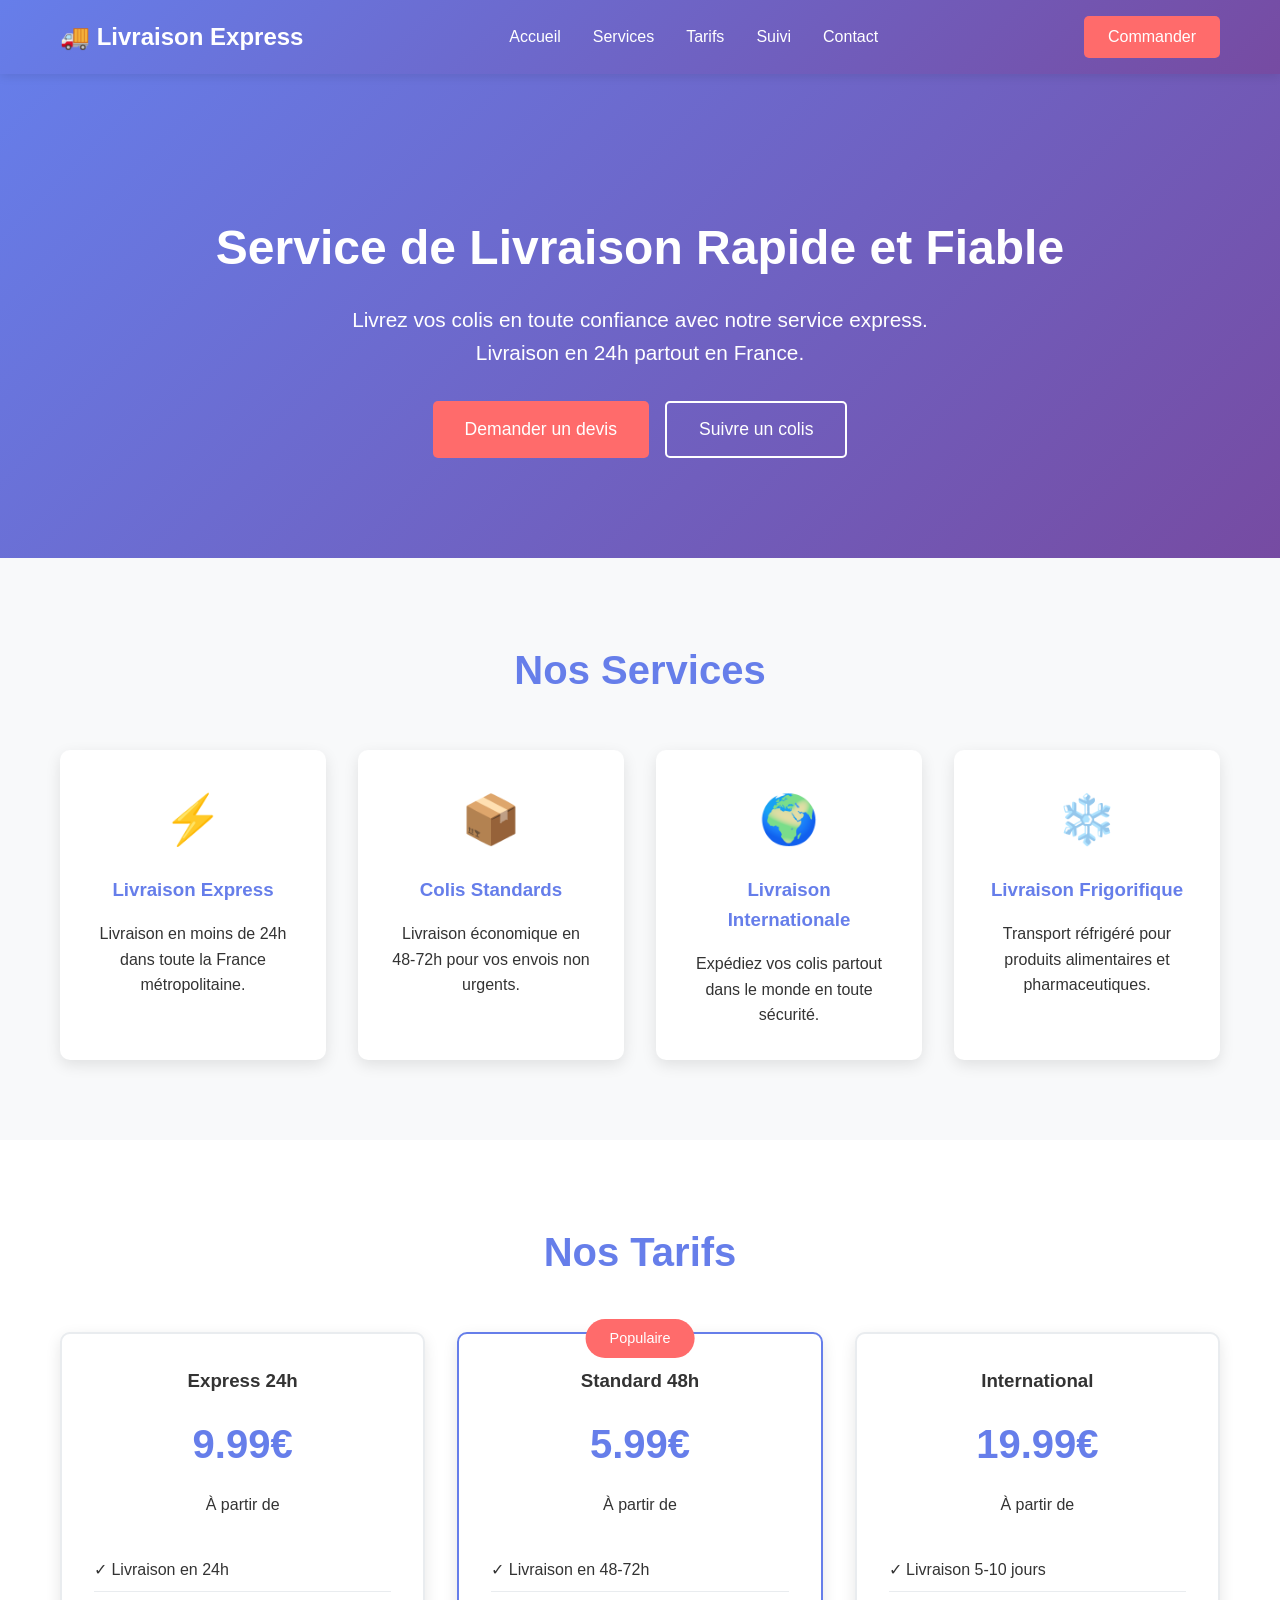
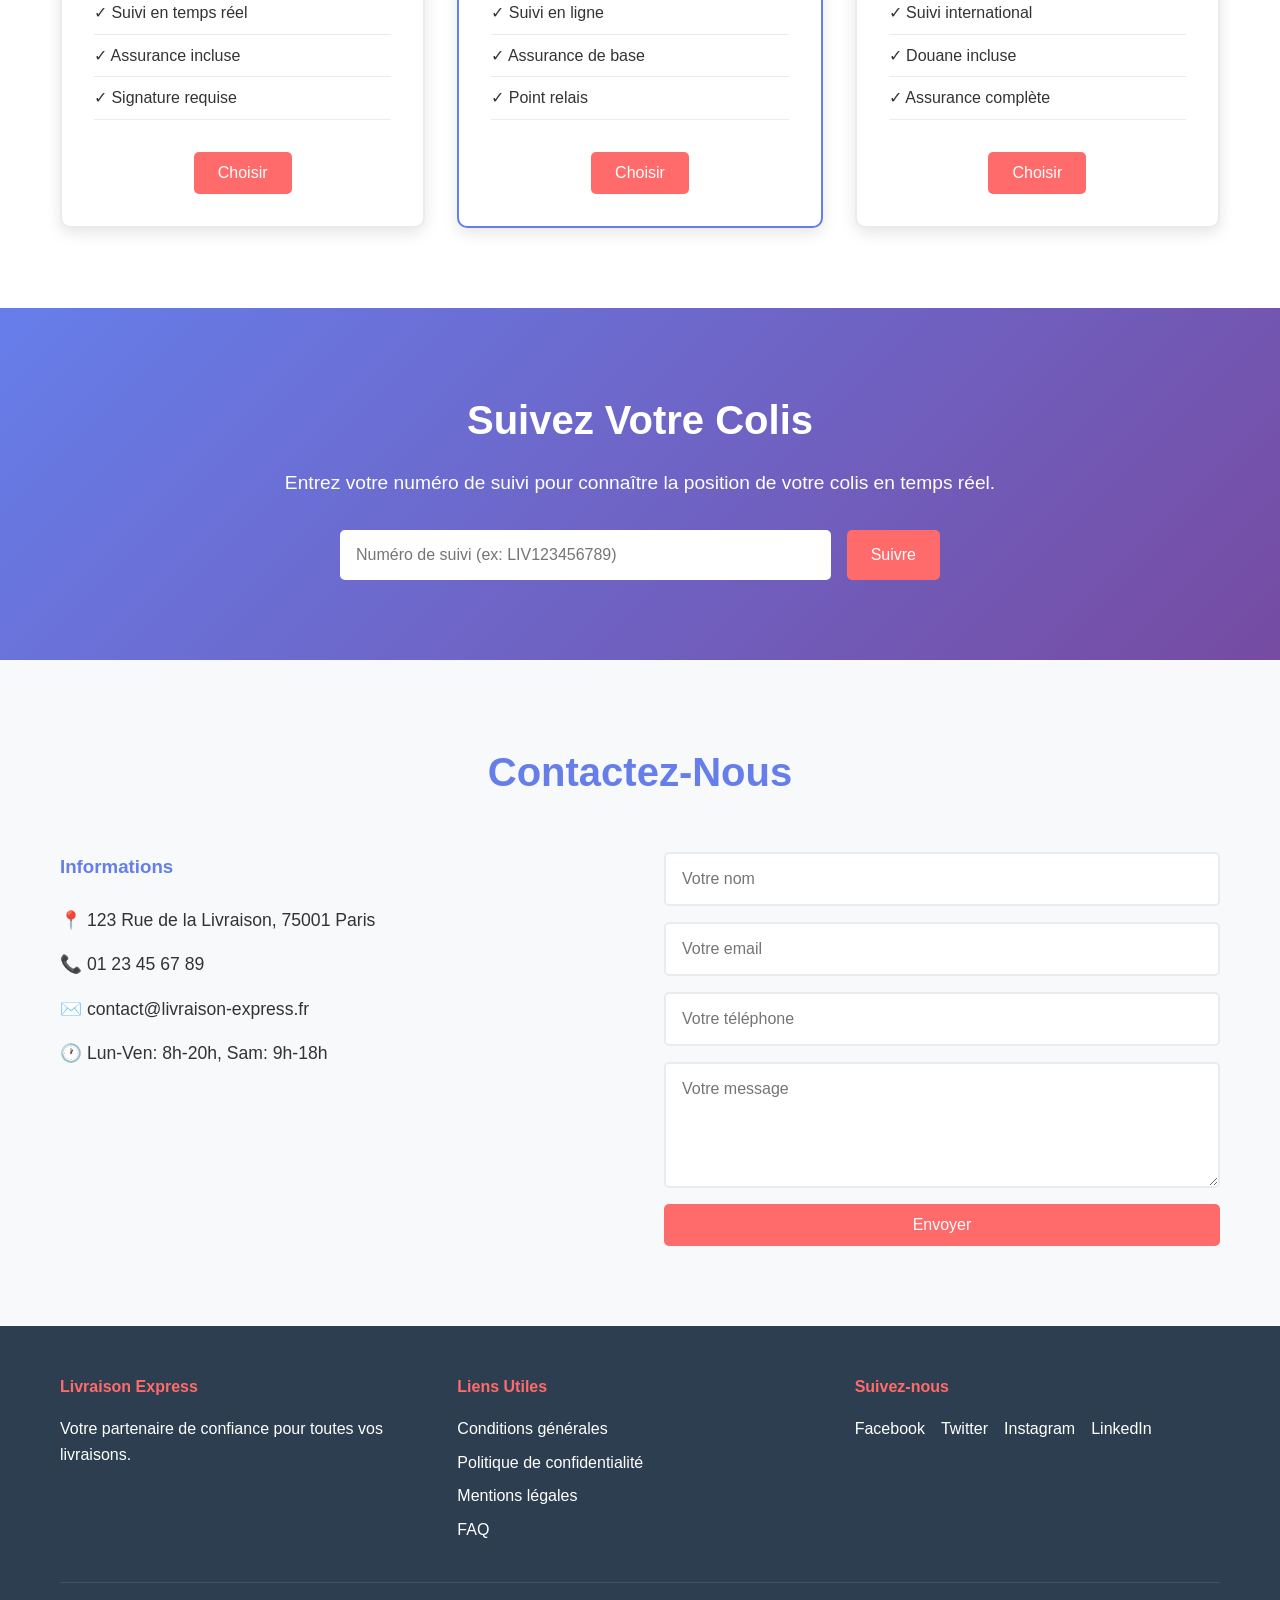
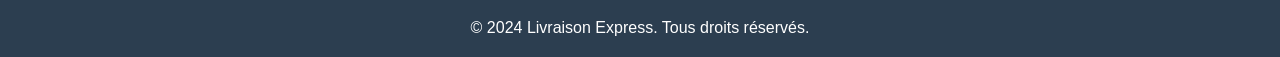
<file: delivery-website/index.html>
<!DOCTYPE html>
<html lang="fr">
<head>
    <meta charset="UTF-8">
    <meta name="viewport" content="width=device-width, initial-scale=1.0">
    <title>Livraison Express - Service de Livraison Rapide</title>
    <link rel="stylesheet" href="styles.css">
</head>
<body>
    <!-- Navigation -->
    <nav class="navbar">
        <div class="container">
            <div class="logo">🚚 Livraison Express</div>
            <ul class="nav-links">
                <li><a href="#accueil">Accueil</a></li>
                <li><a href="#services">Services</a></li>
                <li><a href="#tarifs">Tarifs</a></li>
                <li><a href="#suivi">Suivi</a></li>
                <li><a href="#contact">Contact</a></li>
            </ul>
            <button class="btn-primary">Commander</button>
        </div>
    </nav>

    <!-- Hero Section -->
    <section id="accueil" class="hero">
        <div class="container">
            <h1>Service de Livraison Rapide et Fiable</h1>
            <p>Livrez vos colis en toute confiance avec notre service express. Livraison en 24h partout en France.</p>
            <div class="hero-buttons">
                <button class="btn-primary btn-large">Demander un devis</button>
                <button class="btn-secondary btn-large">Suivre un colis</button>
            </div>
        </div>
    </section>

    <!-- Services Section -->
    <section id="services" class="services">
        <div class="container">
            <h2>Nos Services</h2>
            <div class="services-grid">
                <div class="service-card">
                    <div class="icon">⚡</div>
                    <h3>Livraison Express</h3>
                    <p>Livraison en moins de 24h dans toute la France métropolitaine.</p>
                </div>
                <div class="service-card">
                    <div class="icon">📦</div>
                    <h3>Colis Standards</h3>
                    <p>Livraison économique en 48-72h pour vos envois non urgents.</p>
                </div>
                <div class="service-card">
                    <div class="icon">🌍</div>
                    <h3>Livraison Internationale</h3>
                    <p>Expédiez vos colis partout dans le monde en toute sécurité.</p>
                </div>
                <div class="service-card">
                    <div class="icon">❄️</div>
                    <h3>Livraison Frigorifique</h3>
                    <p>Transport réfrigéré pour produits alimentaires et pharmaceutiques.</p>
                </div>
            </div>
        </div>
    </section>

    <!-- Tarifs Section -->
    <section id="tarifs" class="pricing">
        <div class="container">
            <h2>Nos Tarifs</h2>
            <div class="pricing-grid">
                <div class="pricing-card">
                    <h3>Express 24h</h3>
                    <div class="price">9.99€</div>
                    <p>À partir de</p>
                    <ul>
                        <li>✓ Livraison en 24h</li>
                        <li>✓ Suivi en temps réel</li>
                        <li>✓ Assurance incluse</li>
                        <li>✓ Signature requise</li>
                    </ul>
                    <button class="btn-primary">Choisir</button>
                </div>
                <div class="pricing-card featured">
                    <div class="badge">Populaire</div>
                    <h3>Standard 48h</h3>
                    <div class="price">5.99€</div>
                    <p>À partir de</p>
                    <ul>
                        <li>✓ Livraison en 48-72h</li>
                        <li>✓ Suivi en ligne</li>
                        <li>✓ Assurance de base</li>
                        <li>✓ Point relais</li>
                    </ul>
                    <button class="btn-primary">Choisir</button>
                </div>
                <div class="pricing-card">
                    <h3>International</h3>
                    <div class="price">19.99€</div>
                    <p>À partir de</p>
                    <ul>
                        <li>✓ Livraison 5-10 jours</li>
                        <li>✓ Suivi international</li>
                        <li>✓ Douane incluse</li>
                        <li>✓ Assurance complète</li>
                    </ul>
                    <button class="btn-primary">Choisir</button>
                </div>
            </div>
        </div>
    </section>

    <!-- Suivi Section -->
    <section id="suivi" class="tracking">
        <div class="container">
            <h2>Suivez Votre Colis</h2>
            <p>Entrez votre numéro de suivi pour connaître la position de votre colis en temps réel.</p>
            <div class="tracking-form">
                <input type="text" placeholder="Numéro de suivi (ex: LIV123456789)" id="tracking-number">
                <button class="btn-primary" onclick="trackPackage()">Suivre</button>
            </div>
            <div id="tracking-result" class="tracking-result"></div>
        </div>
    </section>

    <!-- Contact Section -->
    <section id="contact" class="contact">
        <div class="container">
            <h2>Contactez-Nous</h2>
            <div class="contact-grid">
                <div class="contact-info">
                    <h3>Informations</h3>
                    <p>📍 123 Rue de la Livraison, 75001 Paris</p>
                    <p>📞 01 23 45 67 89</p>
                    <p>✉️ contact@livraison-express.fr</p>
                    <p>🕐 Lun-Ven: 8h-20h, Sam: 9h-18h</p>
                </div>
                <form class="contact-form" id="contactForm">
                    <input type="text" placeholder="Votre nom" required>
                    <input type="email" placeholder="Votre email" required>
                    <input type="tel" placeholder="Votre téléphone">
                    <textarea placeholder="Votre message" rows="5" required></textarea>
                    <button type="submit" class="btn-primary">Envoyer</button>
                </form>
            </div>
        </div>
    </section>

    <!-- Footer -->
    <footer class="footer">
        <div class="container">
            <div class="footer-content">
                <div class="footer-section">
                    <h4>Livraison Express</h4>
                    <p>Votre partenaire de confiance pour toutes vos livraisons.</p>
                </div>
                <div class="footer-section">
                    <h4>Liens Utiles</h4>
                    <ul>
                        <li><a href="#">Conditions générales</a></li>
                        <li><a href="#">Politique de confidentialité</a></li>
                        <li><a href="#">Mentions légales</a></li>
                        <li><a href="#">FAQ</a></li>
                    </ul>
                </div>
                <div class="footer-section">
                    <h4>Suivez-nous</h4>
                    <div class="social-links">
                        <a href="#">Facebook</a>
                        <a href="#">Twitter</a>
                        <a href="#">Instagram</a>
                        <a href="#">LinkedIn</a>
                    </div>
                </div>
            </div>
            <div class="footer-bottom">
                <p>&copy; 2024 Livraison Express. Tous droits réservés.</p>
            </div>
        </div>
    </footer>

    <script src="script.js"></script>
</body>
</html>
</file>
<file: delivery-website/styles.css>
/* Reset et styles de base */
* {
    margin: 0;
    padding: 0;
    box-sizing: border-box;
}

body {
    font-family: 'Segoe UI', Tahoma, Geneva, Verdana, sans-serif;
    line-height: 1.6;
    color: #333;
}

.container {
    max-width: 1200px;
    margin: 0 auto;
    padding: 0 20px;
}

/* Navigation */
.navbar {
    background: linear-gradient(135deg, #667eea 0%, #764ba2 100%);
    padding: 1rem 0;
    position: fixed;
    width: 100%;
    top: 0;
    z-index: 1000;
    box-shadow: 0 2px 10px rgba(0,0,0,0.1);
}

.navbar .container {
    display: flex;
    justify-content: space-between;
    align-items: center;
}

.logo {
    font-size: 1.5rem;
    font-weight: bold;
    color: white;
}

.nav-links {
    display: flex;
    list-style: none;
    gap: 2rem;
}

.nav-links a {
    color: white;
    text-decoration: none;
    transition: opacity 0.3s;
}

.nav-links a:hover {
    opacity: 0.8;
}

/* Boutons */
.btn-primary {
    background: #ff6b6b;
    color: white;
    border: none;
    padding: 0.75rem 1.5rem;
    border-radius: 5px;
    cursor: pointer;
    font-size: 1rem;
    transition: transform 0.3s, box-shadow 0.3s;
}

.btn-primary:hover {
    transform: translateY(-2px);
    box-shadow: 0 5px 15px rgba(255, 107, 107, 0.4);
}

.btn-secondary {
    background: transparent;
    color: white;
    border: 2px solid white;
    padding: 0.75rem 1.5rem;
    border-radius: 5px;
    cursor: pointer;
    font-size: 1rem;
    transition: all 0.3s;
}

.btn-secondary:hover {
    background: white;
    color: #667eea;
}

.btn-large {
    padding: 1rem 2rem;
    font-size: 1.1rem;
}

/* Hero Section */
.hero {
    background: linear-gradient(135deg, #667eea 0%, #764ba2 100%);
    color: white;
    padding: 150px 0 100px;
    text-align: center;
    margin-top: 60px;
}

.hero h1 {
    font-size: 3rem;
    margin-bottom: 1rem;
}

.hero p {
    font-size: 1.3rem;
    margin-bottom: 2rem;
    max-width: 600px;
    margin-left: auto;
    margin-right: auto;
}

.hero-buttons {
    display: flex;
    gap: 1rem;
    justify-content: center;
    flex-wrap: wrap;
}

/* Services Section */
.services {
    padding: 80px 0;
    background: #f8f9fa;
}

.services h2 {
    text-align: center;
    font-size: 2.5rem;
    margin-bottom: 3rem;
    color: #667eea;
}

.services-grid {
    display: grid;
    grid-template-columns: repeat(auto-fit, minmax(250px, 1fr));
    gap: 2rem;
}

.service-card {
    background: white;
    padding: 2rem;
    border-radius: 10px;
    text-align: center;
    box-shadow: 0 5px 15px rgba(0,0,0,0.1);
    transition: transform 0.3s;
}

.service-card:hover {
    transform: translateY(-10px);
}

.icon {
    font-size: 3rem;
    margin-bottom: 1rem;
}

.service-card h3 {
    color: #667eea;
    margin-bottom: 1rem;
}

/* Pricing Section */
.pricing {
    padding: 80px 0;
}

.pricing h2 {
    text-align: center;
    font-size: 2.5rem;
    margin-bottom: 3rem;
    color: #667eea;
}

.pricing-grid {
    display: grid;
    grid-template-columns: repeat(auto-fit, minmax(280px, 1fr));
    gap: 2rem;
}

.pricing-card {
    background: white;
    padding: 2rem;
    border-radius: 10px;
    text-align: center;
    box-shadow: 0 5px 15px rgba(0,0,0,0.1);
    border: 2px solid #e9ecef;
    position: relative;
}

.pricing-card.featured {
    border-color: #667eea;
    transform: scale(1.05);
}

.badge {
    position: absolute;
    top: -15px;
    left: 50%;
    transform: translateX(-50%);
    background: #ff6b6b;
    color: white;
    padding: 0.5rem 1.5rem;
    border-radius: 20px;
    font-size: 0.9rem;
}

.price {
    font-size: 2.5rem;
    color: #667eea;
    font-weight: bold;
    margin: 1rem 0;
}

.pricing-card ul {
    list-style: none;
    margin: 2rem 0;
    text-align: left;
}

.pricing-card li {
    padding: 0.5rem 0;
    border-bottom: 1px solid #e9ecef;
}

/* Tracking Section */
.tracking {
    padding: 80px 0;
    background: linear-gradient(135deg, #667eea 0%, #764ba2 100%);
    color: white;
    text-align: center;
}

.tracking h2 {
    font-size: 2.5rem;
    margin-bottom: 1rem;
}

.tracking p {
    font-size: 1.2rem;
    margin-bottom: 2rem;
}

.tracking-form {
    display: flex;
    max-width: 600px;
    margin: 0 auto;
    gap: 1rem;
}

.tracking-form input {
    flex: 1;
    padding: 1rem;
    border: none;
    border-radius: 5px;
    font-size: 1rem;
}

.tracking-result {
    margin-top: 2rem;
    padding: 1.5rem;
    background: rgba(255,255,255,0.1);
    border-radius: 10px;
    display: none;
}

/* Contact Section */
.contact {
    padding: 80px 0;
    background: #f8f9fa;
}

.contact h2 {
    text-align: center;
    font-size: 2.5rem;
    margin-bottom: 3rem;
    color: #667eea;
}

.contact-grid {
    display: grid;
    grid-template-columns: 1fr 1fr;
    gap: 3rem;
}

.contact-info h3 {
    color: #667eea;
    margin-bottom: 1.5rem;
}

.contact-info p {
    margin-bottom: 1rem;
    font-size: 1.1rem;
}

.contact-form {
    display: flex;
    flex-direction: column;
    gap: 1rem;
}

.contact-form input,
.contact-form textarea {
    padding: 1rem;
    border: 2px solid #e9ecef;
    border-radius: 5px;
    font-size: 1rem;
    font-family: inherit;
}

.contact-form input:focus,
.contact-form textarea:focus {
    outline: none;
    border-color: #667eea;
}

/* Footer */
.footer {
    background: #2c3e50;
    color: white;
    padding: 3rem 0 1rem;
}

.footer-content {
    display: grid;
    grid-template-columns: repeat(auto-fit, minmax(250px, 1fr));
    gap: 2rem;
    margin-bottom: 2rem;
}

.footer-section h4 {
    margin-bottom: 1rem;
    color: #ff6b6b;
}

.footer-section ul {
    list-style: none;
}

.footer-section ul li {
    margin-bottom: 0.5rem;
}

.footer-section a {
    color: white;
    text-decoration: none;
    transition: color 0.3s;
}

.footer-section a:hover {
    color: #ff6b6b;
}

.social-links {
    display: flex;
    gap: 1rem;
    flex-wrap: wrap;
}

.footer-bottom {
    text-align: center;
    padding-top: 2rem;
    border-top: 1px solid rgba(255,255,255,0.1);
}

/* Responsive */
@media (max-width: 768px) {
    .nav-links {
        display: none;
    }

    .hero h1 {
        font-size: 2rem;
    }

    .hero p {
        font-size: 1rem;
    }

    .tracking-form {
        flex-direction: column;
    }

    .contact-grid {
        grid-template-columns: 1fr;
    }

    .pricing-card.featured {
        transform: scale(1);
    }
}
</file>
